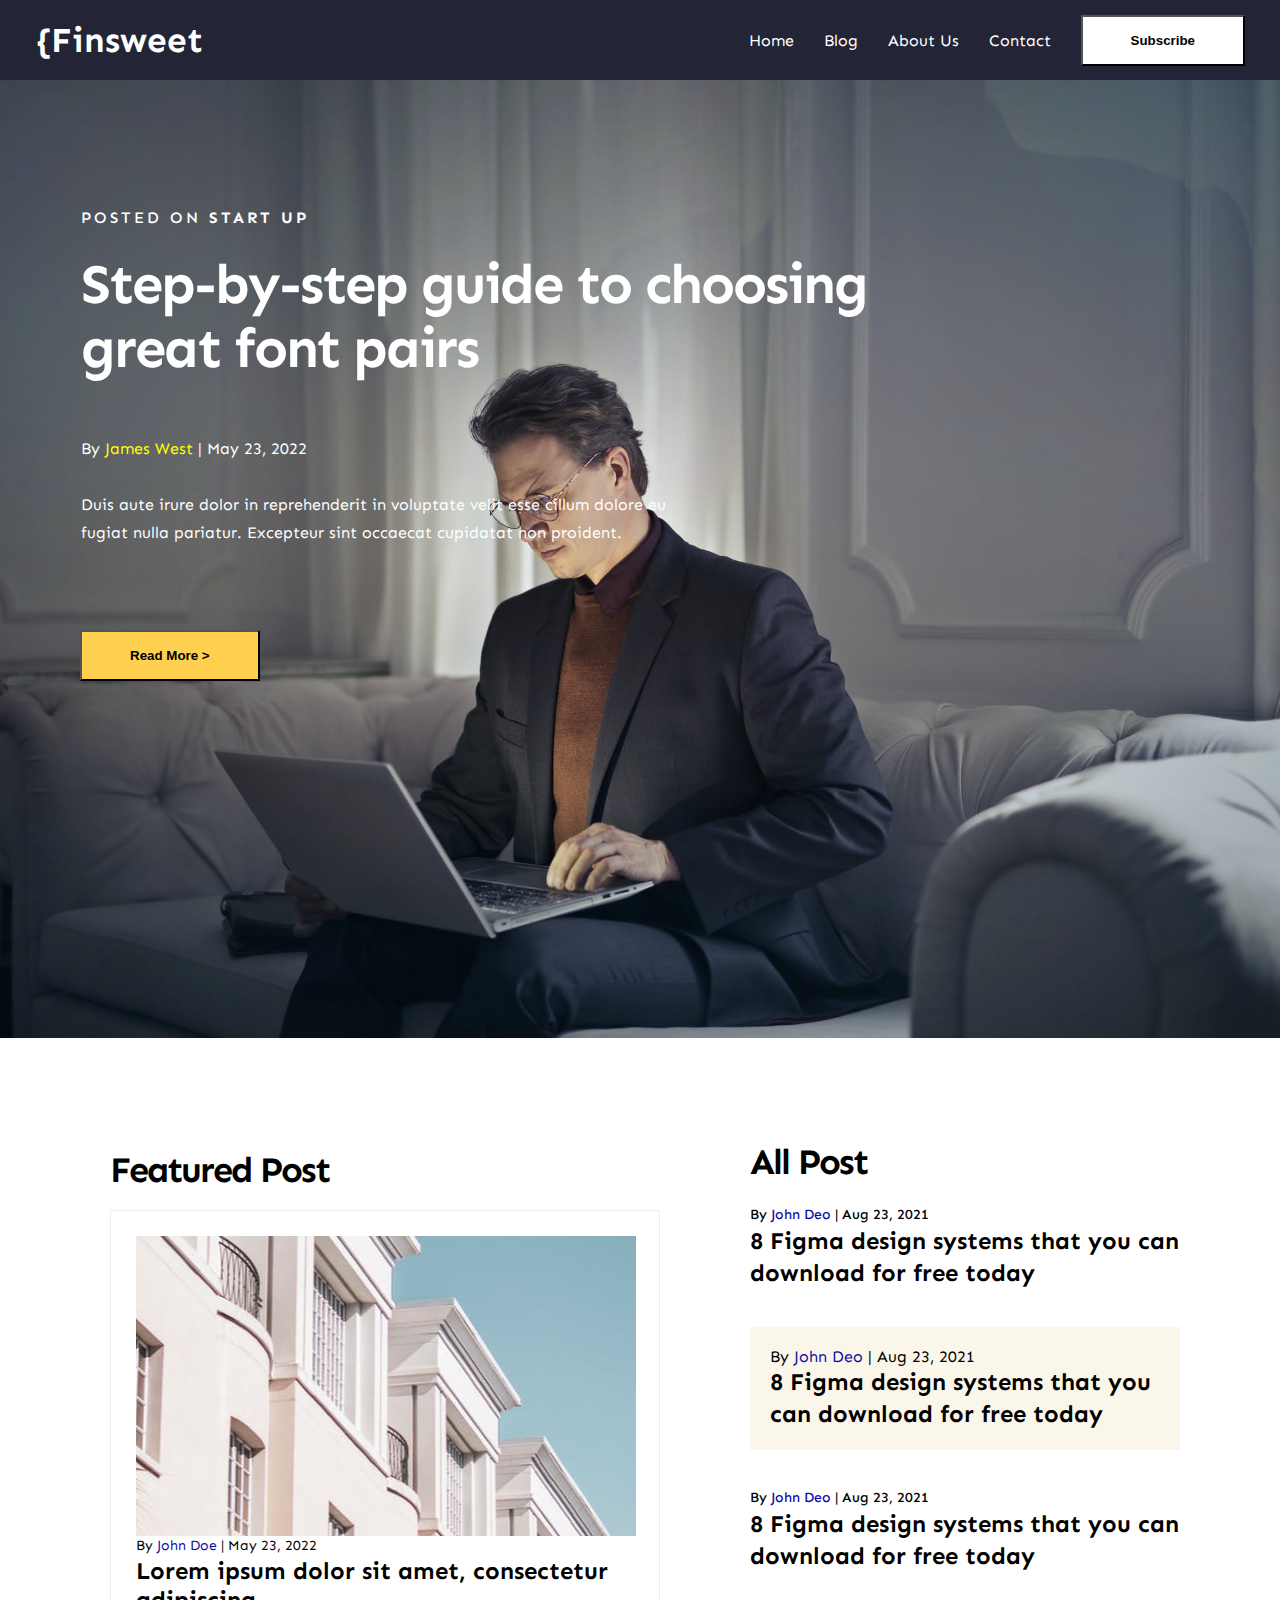
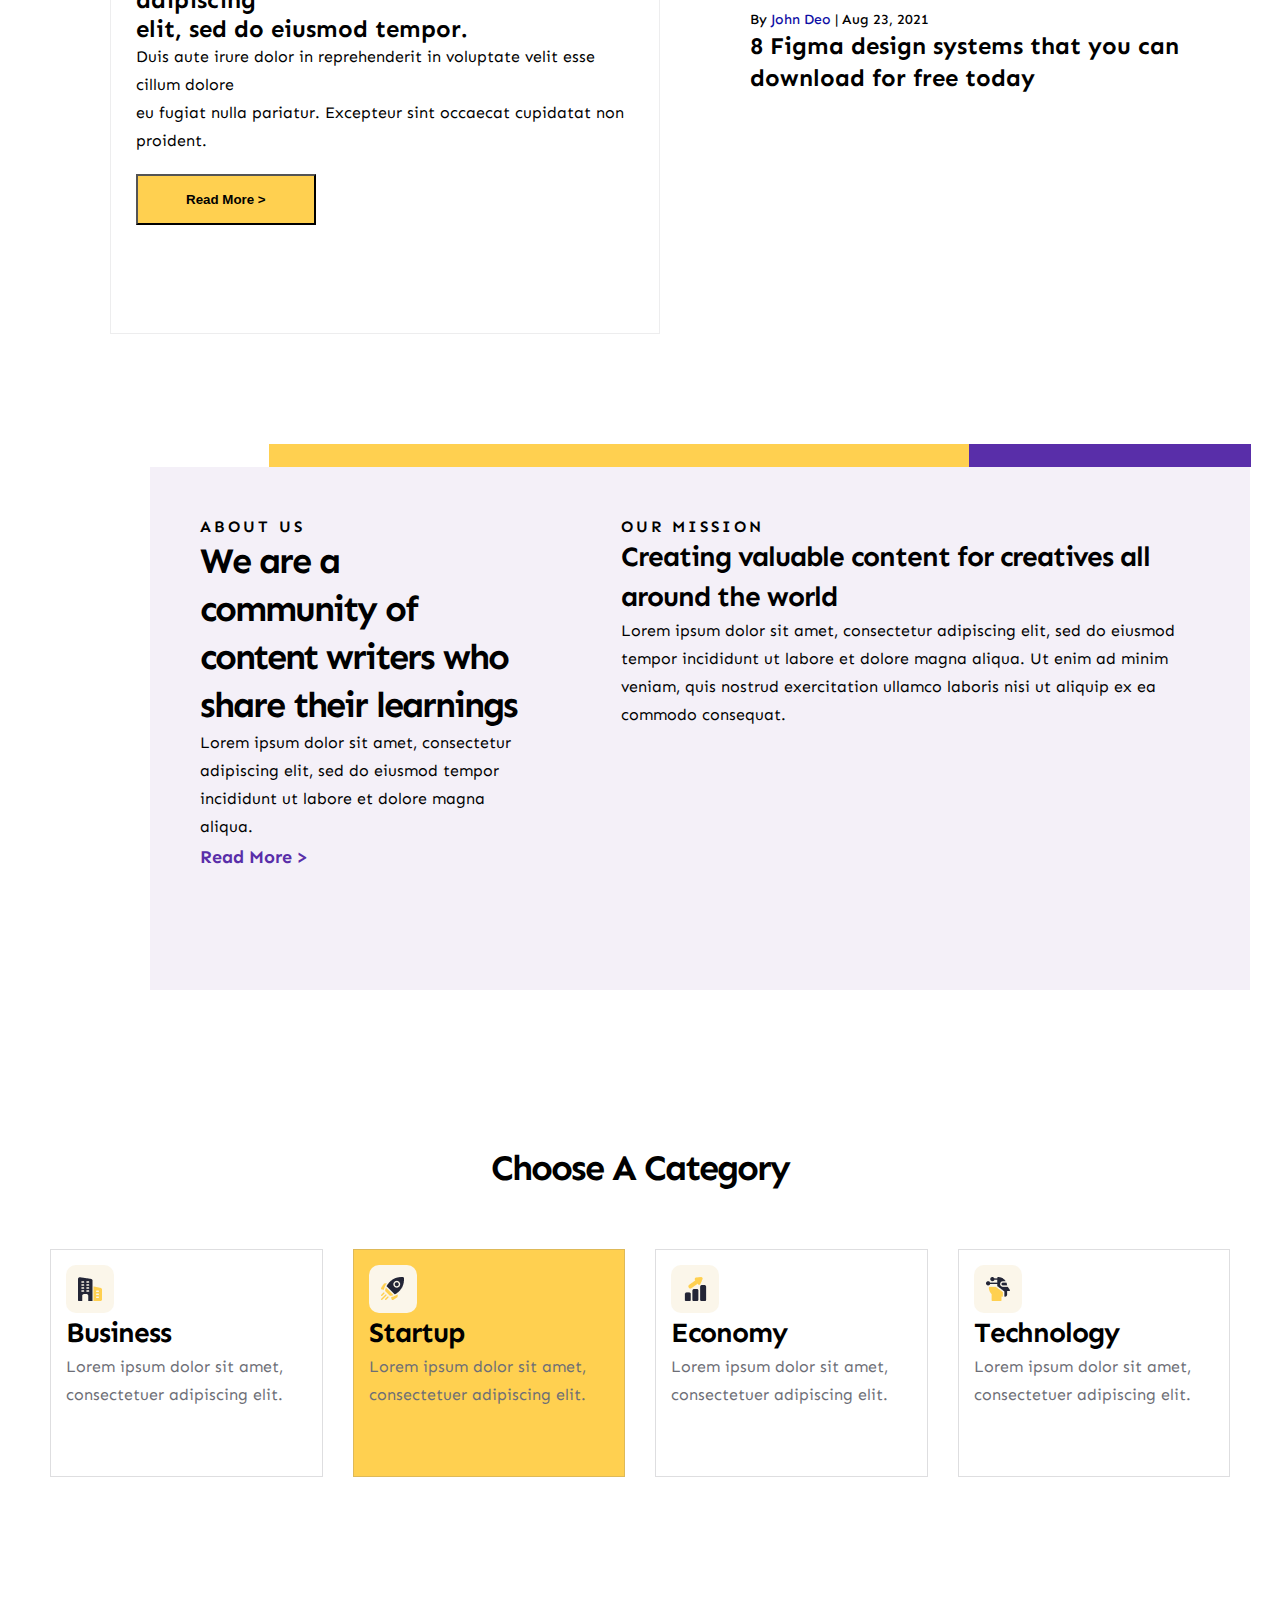
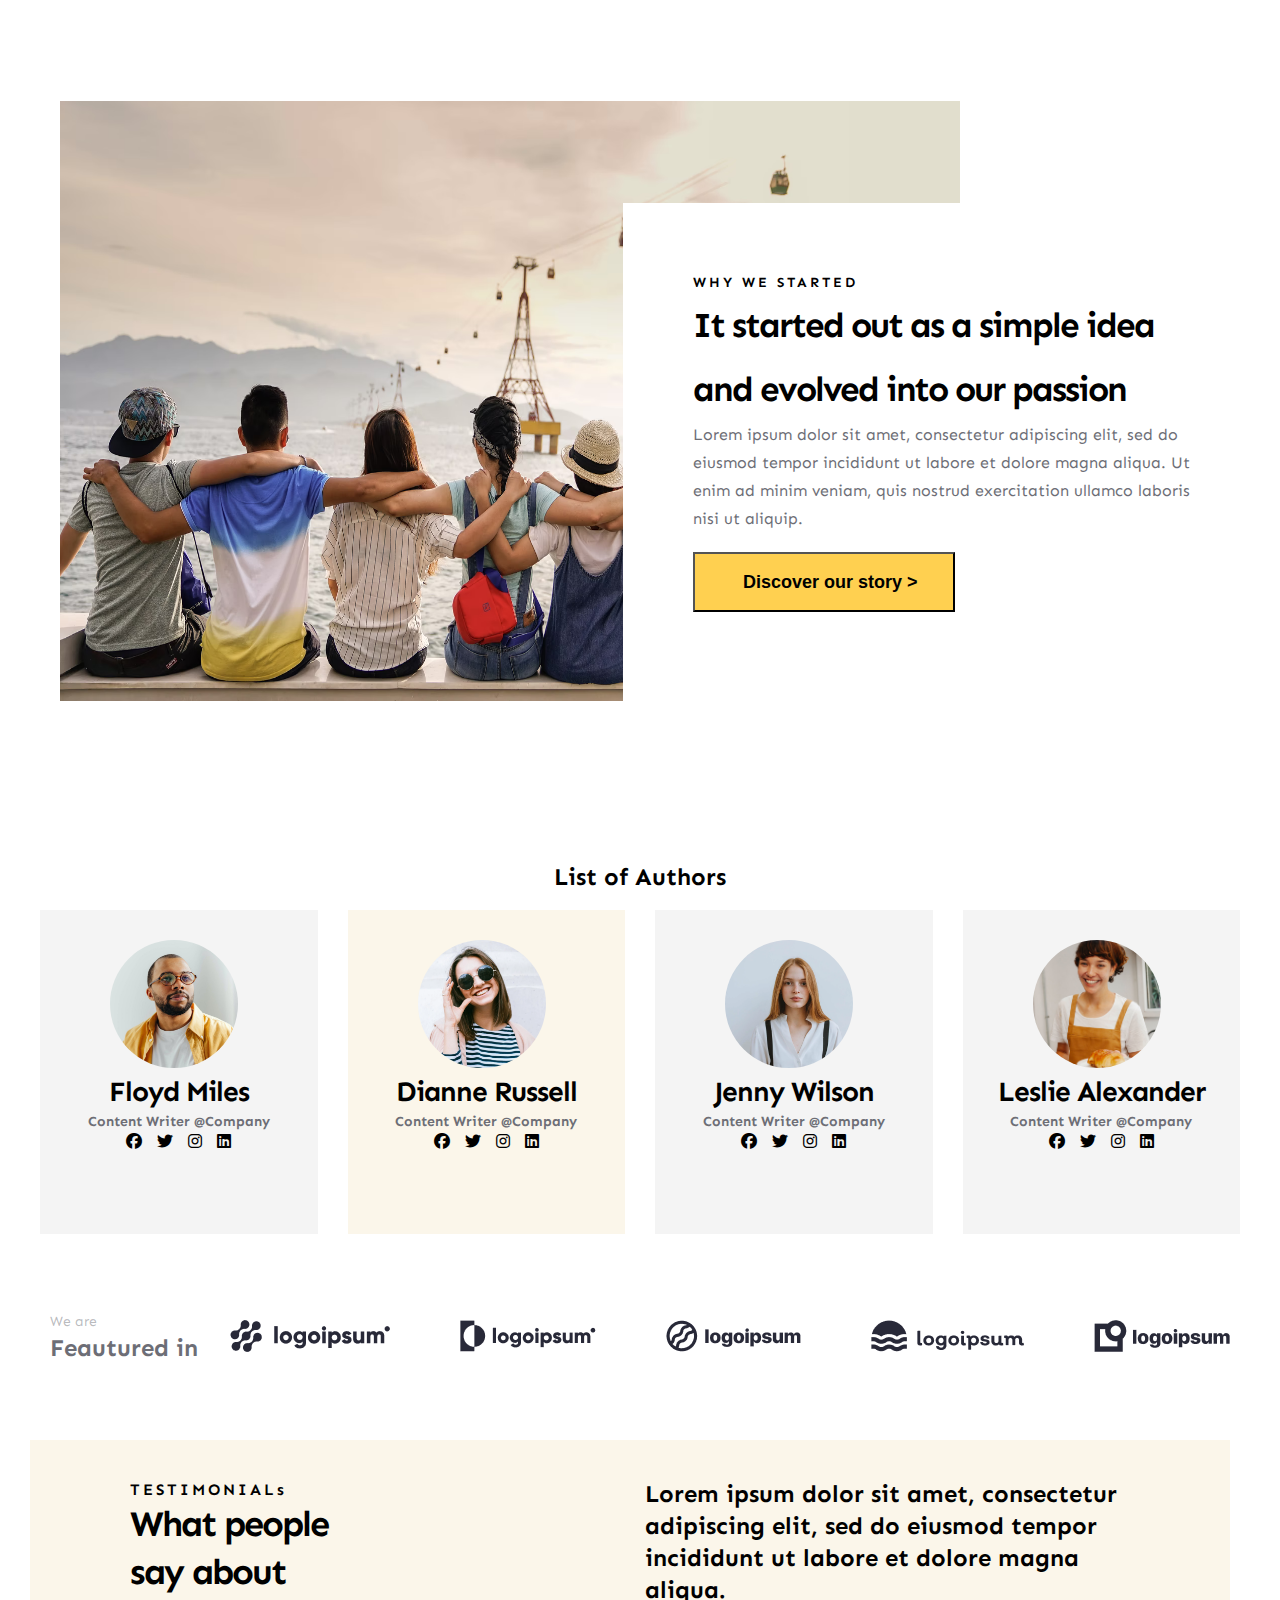
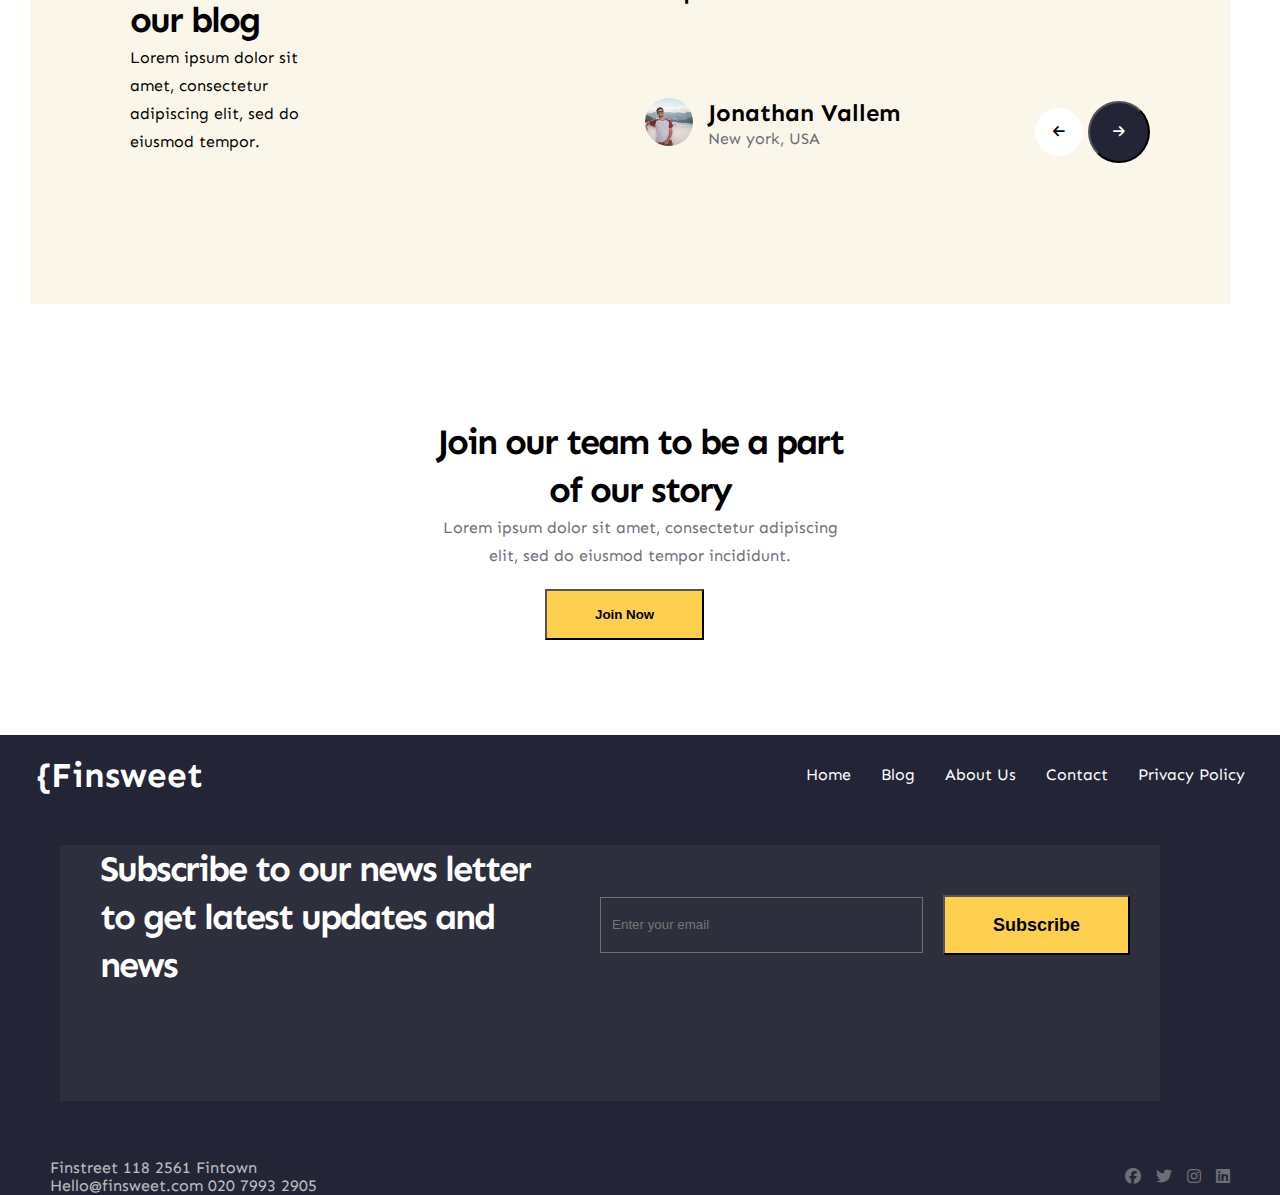
<file: index.html>
<!DOCTYPE html>
<html lang="en">

<head>
    <meta charset="UTF-8">
    <meta name="viewport" content="width=device-width, initial-scale=1.0">
    <title>Home</title>
    <link rel="stylesheet" href="./styleassignment6.css">
    <link rel="preconnect" href="https://fonts.googleapis.com">
    <link rel="preconnect" href="https://fonts.gstatic.com" crossorigin>
    <link href="https://fonts.googleapis.com/css2?family=Sen:wght@400..800&display=swap" rel="stylesheet">
    <link rel="stylesheet" href="https://cdnjs.cloudflare.com/ajax/libs/font-awesome/6.7.2/css/all.min.css"
        integrity="sha512-Evv84Mr4kqVGRNSgIGL/F/aIDqQb7xQ2vcrdIwxfjThSH8CSR7PBEakCr51Ck+w+/U6swU2Im1vVX0SVk9ABhg=="
        crossorigin="anonymous" referrerpolicy="no-referrer" />
<link rel="apple-touch-icon" sizes="180x180" href="logomain/apple-touch-icon.png">
<link rel="icon" type="image/png" sizes="32x32" href="logomain/favicon-32x32.png">
<link rel="icon" type="image/png" sizes="16x16" href="logomain/favicon-16x16.png">
<link rel="manifest" href="/logomain">
</head>

<body>
    <header>
        <nav class="up">
            <span><b>{Finsweet</b></span>
            <ul>
                <li><a href="./index.html">Home</a></li>
                <li><a href="./blog.html">Blog</a></li>
                <li><a href="./aboutus.html">About Us</a></li>
                <li><a href="./contact.html">Contact</a></li>
                <li><button class="b">Subscribe</button></li>
            </ul>
        </nav>
    </header>
    <main>
        <section class="first">
            <div class="one">
                <img src="./man.png" alt="man">
                <div class="text">
                    <h5>Posted on <b>start up</b></h5>
                    <h1>Step-by-step guide to choosing <br> great font pairs</h1>
                    <p>By <span> James West </span> | May 23, 2022 <br><br>
                        Duis aute irure dolor in reprehenderit in voluptate velit esse cillum dolore eu <br> fugiat
                        nulla pariatur. Excepteur sint occaecat cupidatat non proident.</p>
                    <button class="r"><a href="#"><b>Read More ></b></Read></a></button>
                </div>
            </div>
        </section>


        <section class="second">

            <div class="post">

                <div class="featured">
                    <h2>Featured Post</h2>
                    <br>
                    <div class="frame">
                        <div class="pic"></div>
                        <p>By <span>John Doe</span> | May 23, 2022</p>
                        <h2>Lorem ipsum dolor sit amet, consectetur adipiscing<br> elit, sed do eiusmod tempor.</h2>
                        <p style="font-size: 16px; font-weight: 400; line-height: 28px;">Duis aute irure dolor in
                            reprehenderit in voluptate velit esse cillum dolore<br> eu fugiat nulla pariatur. Excepteur
                            sint occaecat cupidatat non proident.</p>
                        <br>
                        <button class="read"><a href="#">Read More ></a></button>
                    </div>
                </div>


                <div class="all">
                    <h2>All Post</h2>
                    <br>
                    <div class="box1">
                        <P>By <span>John Deo</span> | Aug 23, 2021<br></P>
                        <h4>8 Figma design systems that you can download for free today</h4>
                    </div><br><br>
                    <div class="box">
                        <P>By <span>John Deo</span> | Aug 23, 2021<br></P>
                        <h4>8 Figma design systems that you can download for free today</h4>
                    </div><br><br>
                    <div class="box1">
                        <P>By <span>John Deo</span> | Aug 23, 2021<br></P>
                        <h4>8 Figma design systems that you can download for free today</h4>
                    </div><br><br>
                    <div class="box1">
                        <P>By <span>John Deo</span> | Aug 23, 2021<br></P>
                        <h4>8 Figma design systems that you can download for free today</h4>
                    </div>
                </div>
            </div>
        </section>

        <section class="third">
            <div class="everything">
                <div class="shape">
                    <div class="bckyellow">
                    </div>
                    <div class="bckpurple">
                    </div>
                </div>

                <div class="area">
                    <div class="about">
                        <h4> ABOUT US</h4>
                        <h2>We are a community of content writers who share their learnings</h2>
                        <p>Lorem ipsum dolor sit amet, consectetur adipiscing elit, sed do eiusmod tempor incididunt ut
                            labore et dolore magna aliqua.</p>
                        <a href="#"> Read More > </a>
                    </div>
                    <div class="mission">
                        <h4> OUR MISSION</h4>
                        <h2>Creating valuable content for creatives all around the world</h2>
                        <p>Lorem ipsum dolor sit amet, consectetur adipiscing elit, sed do eiusmod tempor incididunt ut
                            labore et dolore magna aliqua. Ut enim ad minim veniam, quis nostrud exercitation ullamco
                            laboris nisi ut aliquip ex ea commodo consequat.</p>
                    </div>
                </div>
            </div>
        </section>


        <br><br><br><br><br><br><br><br><br><br><br><br><br><br><br><br><br><br><br><br><br><br><br><br>
        <br>
        <section class="fourth">
            <br><br><br><br><br><br><br><br>
            <h2 style="text-align: center;">Choose A Category</h2><br><br><br>
            <div class="categories">
                <div class="Business">
                    <div class="icon"></div>
                    <h3>Business</h3>
                    <p>Lorem ipsum dolor sit amet, consectetuer adipiscing elit.</p>
                </div>
                <div class="Startup">
                    <div class="icon"></div>
                    <h3>Startup</h3>
                    <p>Lorem ipsum dolor sit amet, consectetuer adipiscing elit.</p>
                </div>
                <div class="Economy">
                    <div class="icon"></div>
                    <h3>Economy</h3>
                    <p>Lorem ipsum dolor sit amet, consectetuer adipiscing elit.</p>
                </div>
                <div class="Technology">
                    <div class="icon"></div>
                    <h3>Technology</h3>
                    <p>Lorem ipsum dolor sit amet, consectetuer adipiscing elit.</p>
                </div>
            </div>
        </section>

        <br><br><br><br><br><br>

        <section class="fifth">


            <div class="f">
                <img src="./ppl.png">
                <div class="started">
                    <div class="content">
                        <h5>WHY WE STARTED</h5>
                        <h1>It started out as a simple idea and evolved into our passion</h1>
                        <p>Lorem ipsum dolor sit amet, consectetur adipiscing elit, sed do eiusmod tempor incididunt ut
                            labore et dolore magna aliqua. Ut enim ad minim veniam, quis nostrud exercitation ullamco
                            laboris nisi ut aliquip.</p>
                        <br>
                        <button class="discover"><a href="#">Discover our story > </a></button>
                    </div>
                </div>
            </div>


        </section>

        <br><br><br>
        <section class="sixth">
            <div class="e">
                <h2 style="text-align: center;">List of Authors</h2><br>
                <div class="allauthors">
                    <div class="author1">

                        <img src="./author1.png">
                        <h3>Floyd Miles</h3>
                        <p>Content Writer @Company</p>
                        <div class="socials">
                            <a href="#"><i class="fa-brands fa-facebook"></i></a>
                            <a href="#"><i class="fa-brands fa-twitter"></i></a>
                            <a href="#"><i class="fa-brands fa-instagram"></i></a>
                            <a href="#"><i class="fa-brands fa-linkedin"></i></a>
                        </div>
                    </div>



                    <div style="background-color:rgba(251, 246, 234, 1);" class="author1">
                        <img src="./author2.png">
                        <h3>Dianne Russell</h3>
                        <p>Content Writer @Company</p>
                        <div class="socials">
                            <a href="#"><i class="fa-brands fa-facebook"></i></a>
                            <a href="#"><i class="fa-brands fa-twitter"></i></a>
                            <a href="#"><i class="fa-brands fa-instagram"></i></a>
                            <a href="#"><i class="fa-brands fa-linkedin"></i></a>
                        </div>
                    </div>



                    <div class="author1">
                        <img src="./author3.png">
                        <h3>Jenny Wilson</h3>
                        <p>Content Writer @Company</p>
                        <div class="socials">
                            <a href="#"><i class="fa-brands fa-facebook"></i></a>
                            <a href="#"><i class="fa-brands fa-twitter"></i></a>
                            <a href="#"><i class="fa-brands fa-instagram"></i></a>
                            <a href="#"><i class="fa-brands fa-linkedin"></i></a>
                        </div>
                    </div>




                    <div class="author1">
                        <img src="./author4.png">
                        <h3>Leslie Alexander</h3>
                        <p>Content Writer @Company</p>
                        <div class="socials">
                            <a href="#"><i class="fa-brands fa-facebook"></i></a>
                            <a href="#"><i class="fa-brands fa-twitter"></i></a>
                            <a href="#"><i class="fa-brands fa-instagram"></i></a>
                            <a href="#"><i class="fa-brands fa-linkedin"></i></a>
                        </div>
                    </div>

                </div>


            </div>






        </section>
        <br><br>

        <div class="feauturedin">
            <div class="weare">
                <p>We are</p>
                <span>Feautured in</span>
            </div>
            <div class="logos">
                <ul>
                    <li> <img src="./Logo 1.png"></li>
                    <li><img src="./Logo 2.png"></li>
                    <li><img src="./Logo 3.png"></li>
                    <li><img src="./Logo 4.png"></li>
                    <li><img src="./Logo 5.png"></li>
                </ul>

            </div>
        </div>


        <br><br><br><br>
        <section class="seventh">
            <div class="testimonials">
                <div class="left">
                    <span>TESTIMONIALs</span>
                    <h2>What people say about our blog</h2>
                    <p>Lorem ipsum dolor sit amet, consectetur adipiscing elit, sed do eiusmod tempor.</p>
                </div>

                <div class="right">
                    <br><br>
                    <h4>Lorem ipsum dolor sit amet, consectetur adipiscing elit, sed do eiusmod tempor incididunt ut
                        labore et dolore magna aliqua.</h4>
                    <br><br><br><br>
                    <div class="under">
                        <div class="customer">
                            <img src="./gg.png">
                            <div class="cusinfo">
                                <h4>Jonathan Vallem</h4>
                                <span>New york, USA</span>
                            </div>
                        </div>
                        <div class="buttons">
                            <br>
                            <button class="back"><i class="fa-solid fa-arrow-left"></i></button>
                            <button class="next"><i class="fa-solid fa-arrow-right"></i></button>
                        </div>
                    </div>
                </div>
            </div>
        </section>

        <br><br><br><br><br><br>
        <section class="eight">
            <div class="team">
                <h2 style="text-align: center;">Join our team to be a part <br>of our story</h2>
                <p style="text-align: center;">Lorem ipsum dolor sit amet, consectetur adipiscing <br> elit, sed do
                    eiusmod tempor incididunt.</p>
                <br>
                <button class="join">Join Now</button>
            </div>
        </section>


    </main>

    <br><br><br><br><br>

    <footer>


        <div class="up">
            <span><b>{Finsweet</b></span>
            <ul>
                <li><a href="./index.html">Home</a></li>
                <li><a href="./blog.html">Blog</a></li>
                <li><a href="./aboutus.html">About Us</a></li>
                <li><a href="./contact.html">Contact</a></li>
                <li><a href=""> Privacy Policy</a></li>
            </ul>
        </div>

        <div class="newsbox">

            <div class="updates">
                <h2>Subscribe to our news letter to get latest updates and news</h2>
            </div>

            <div class="enteremail">
                <input type="email" name="" id="email" placeholder="   Enter your email">
                <button class="now">Subscribe</button>
            </div>

        </div>

        <br><br><br>

        <div class="down">
            <div class="contact">
                <span> Finstreet 118 2561 Fintown </span>
                <p> Hello@finsweet.com 020 7993 2905 </p>
            </div>

            <div class="smh">
                <a href="#"><i class="fa-brands fa-facebook"></i></a>
                <a href="#"><i class="fa-brands fa-twitter"></i></a>
                <a href="#"><i class="fa-brands fa-instagram"></i></a>
                <a href="#"><i class="fa-brands fa-linkedin"></i></a>
            </div>
        </div>



    </footer>

</body>

</html>
</file>
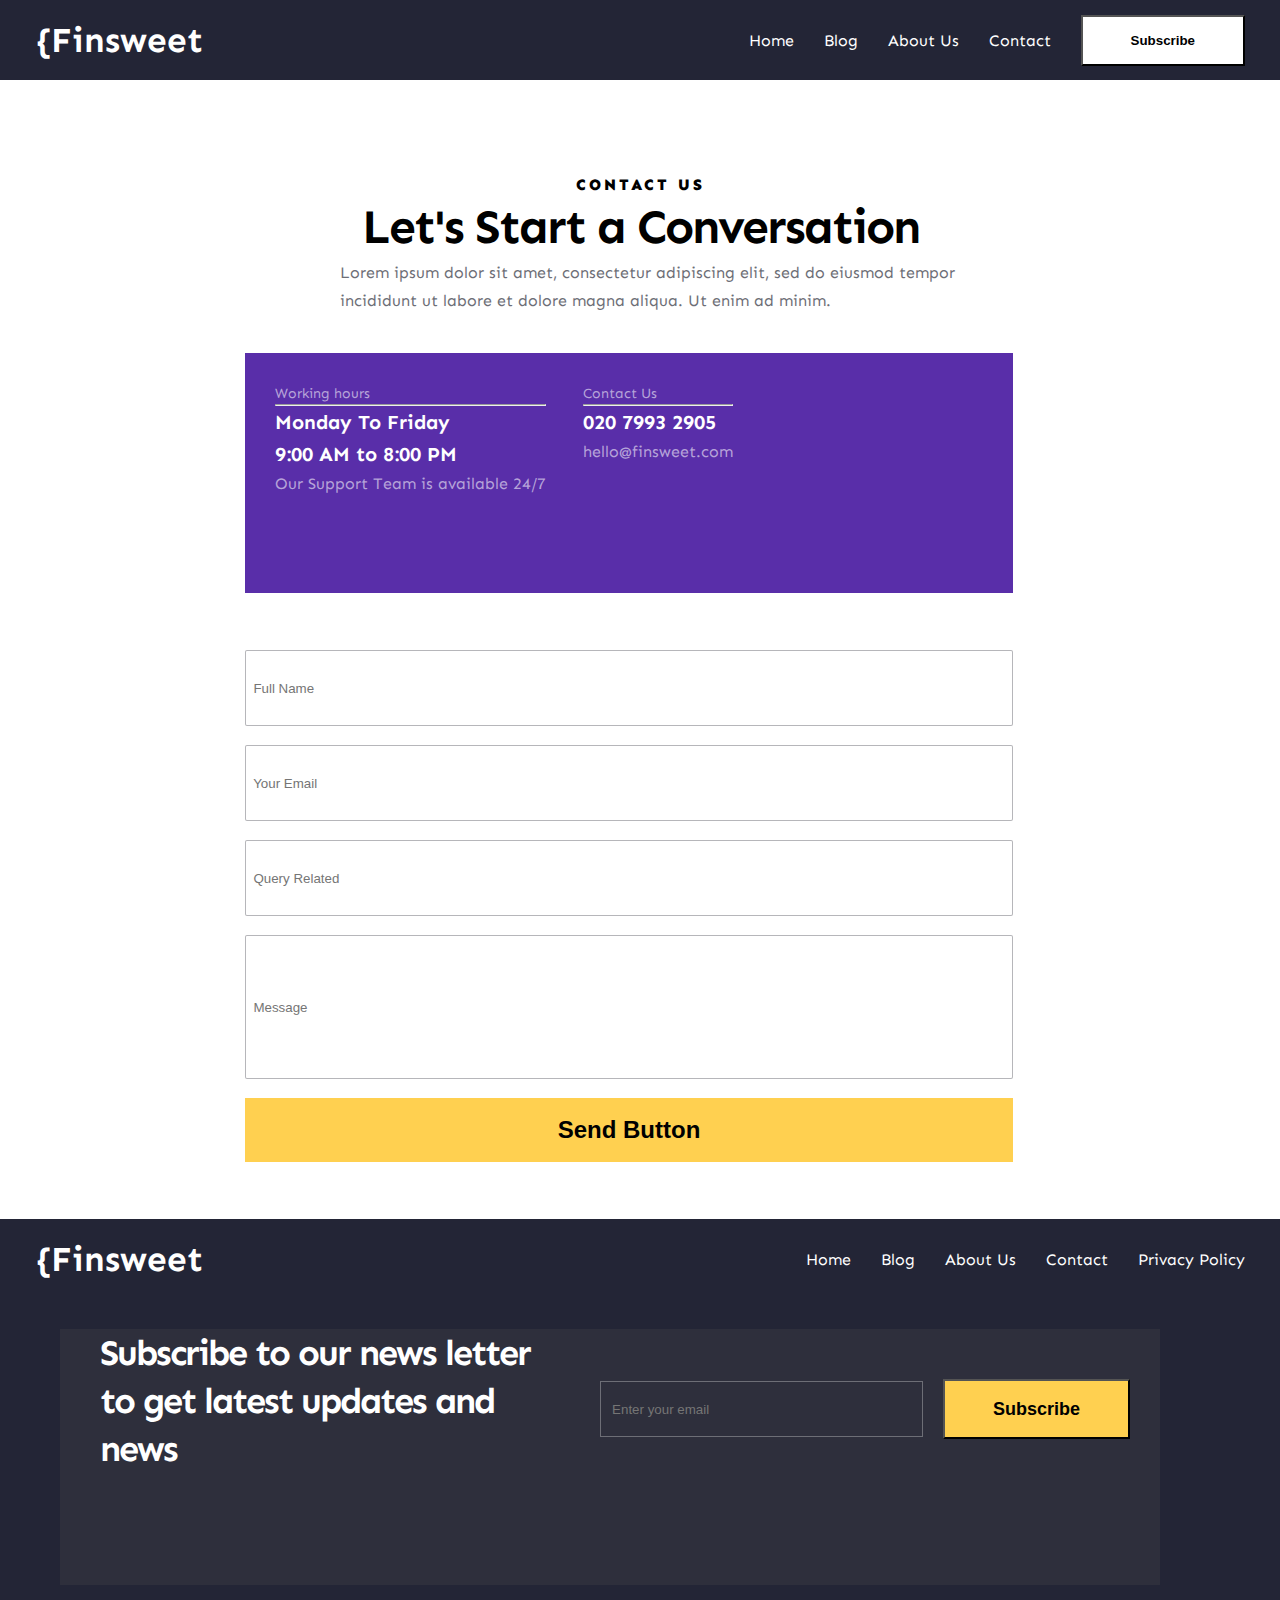
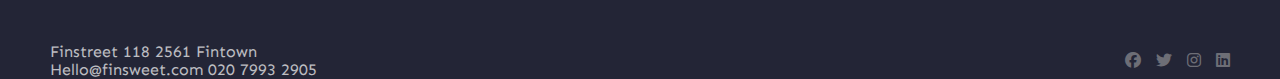
<file: contact.html>
<!DOCTYPE html>
<html lang="en">

<head>
    <meta charset="UTF-8">
    <meta name="viewport" content="width=device-width, initial-scale=1.0">
    <title>Document</title>
    <link rel="stylesheet" href="./contact.css">
    <link rel="preconnect" href="https://fonts.googleapis.com">
    <link rel="preconnect" href="https://fonts.gstatic.com" crossorigin>
    <link href="https://fonts.googleapis.com/css2?family=Sen:wght@400..800&display=swap" rel="stylesheet">
    <link rel="stylesheet" href="https://cdnjs.cloudflare.com/ajax/libs/font-awesome/6.7.2/css/all.min.css"
        integrity="sha512-Evv84Mr4kqVGRNSgIGL/F/aIDqQb7xQ2vcrdIwxfjThSH8CSR7PBEakCr51Ck+w+/U6swU2Im1vVX0SVk9ABhg=="
        crossorigin="anonymous" referrerpolicy="no-referrer" />
</head>

<body>
    <header>
        <nav class="up">
            <span><b>{Finsweet</b></span>
            <ul>
                <li><a href="./index.html">Home</a></li>
                <li><a href="./blog.html">Blog</a></li>
                <li><a href="./aboutus.html">About Us</a></li>
                <li><a href="./contact.html">Contact</a></li>
                <li><button class="b">Subscribe</button></li>
            </ul>
        </nav>
    </header>

    <main>
        <br><br><br><br><br>
        <div class="words">
            <span>Contact us</span>
            <h1>Let's Start a Conversation</h1>
            <P>Lorem ipsum dolor sit amet, consectetur adipiscing elit, sed do eiusmod tempor incididunt ut labore et
                dolore magna aliqua. Ut enim ad minim.</P>
        </div>
        <br><br>
        <div class="contactbox">
            <div class="workinghours">
                <span> Working hours </span>
                <br>
                <hr>
                <h5>Monday To Friday <br>
                    9:00 AM to 8:00 PM</h5>
                <p>Our Support Team is available 24/7</p>
            </div>

            <div class="contactus">
                <span> Contact Us </span>
                <br>
                <hr>
                <h5>020 7993 2905</h5>
                <p>hello@finsweet.com</p>
            </div>
        </div>
        <br> <br> <br>
        <form class="fillform">
            <div>
                <input name="" id="name" placeholder="  Full Name">
            </div>
            <br>

            <div>
                <input name="" id="mail" placeholder="  Your Email">
            </div>
            <br>
            <div>
                <input name="" id="Query" placeholder="  Query Related">
            </div>
            <br>
            <div>
                <input name="" id="msg" placeholder="  Message">
            </div>
            <br>
            <button class="send">Send Button</button>
        </form>
        <br><br><br>
    </main>

    <footer>


        <div class="up">
            <span><b>{Finsweet</b></span>
            <ul>
                <li><a href="./index.html">Home</a></li>
                <li><a href="./blog.html">Blog</a></li>
                <li><a href="./aboutus.html">About Us</a></li>
                <li><a href="./contact.html">Contact</a></li>
                <li><a href="#"> Privacy Policy</a></li>
            </ul>
        </div>

        <div class="newsbox">

            <div class="updates">
                <h2>Subscribe to our news letter to get latest updates and news</h2>
            </div>

            <div class="enteremail">
                <input type="email" name="" id="email" placeholder="   Enter your email">
                <button class="now">Subscribe</button>
            </div>

        </div>

        <br><br><br>

        <div class="down">
            <div class="contact">
                <span> Finstreet 118 2561 Fintown </span>
                <p> Hello@finsweet.com 020 7993 2905 </p>
            </div>

            <div class="smh">
                <a href="#"><i class="fa-brands fa-facebook"></i></a>
                <a href="#"><i class="fa-brands fa-twitter"></i></a>
                <a href="#"><i class="fa-brands fa-instagram"></i></a>
                <a href="#"><i class="fa-brands fa-linkedin"></i></a>
            </div>
        </div>
    </footer>
    </main>
</body>

</html>
</file>
<file: styleassignment6.css>
* {
    margin: 0;
    padding: 0;
    box-sizing: border-box;
}

body {
    font-family: "Sen", sans-serif;
}


.up {
    display: flex;
    align-items: center;
    justify-content: space-between;
    background-color: rgba(35, 37, 54, 1);
    padding-left: 35px;
    padding-right: 35px;
    height: 80px;

}

.up>span {
    color: rgba(255, 255, 255, 1);
    font-size: 35px;
    Top: 25px;
    left: 83px;
}

.up>ul {
    display: flex;
    list-style: none;
    gap: 30px;
    align-items: center;
    color: rgba(255, 255, 255, 1);
}

.up>ul>li>a {
    text-decoration: none;
    color: white;
}

.b {
    height: Hug (56px);
    width: Hug (179px);
    padding-top: 16px;
    padding-right: 48px;
    padding-left: 48px;
    padding-bottom: 16px;
    background-color: rgba(255, 255, 255, 1);
    color: black;
    font-weight: 700;
}

.first>.one>img {
    width: 100%;
    height: 50%;
    display: block;
    transform: scaleX(-1);
    position: relative;
}

.one>.text>h5 {
    position: absolute;
    top: 208px;
    left: 81px;
    color: rgba(255, 255, 255, 1);
    font-size: 16px;
    letter-spacing: 3px;
    text-transform: uppercase;
    font-weight: 500;
    line-height: 20px;
}

.one>.text>h1 {
    position: absolute;
    top: 252px;
    left: 81px;
    font-size: 56px;
    font-weight: 700;
    line-height: 64px;
    letter-spacing: -2px;
    color: rgba(255, 255, 255, 1);
}

.one>.text>p {
    position: absolute;
    top: 435px;
    left: 81px;
    font-size: 16px;
    font-weight: 400;
    line-height: 28px;
    color: rgba(255, 255, 255, 1);
}

.one>.text>p>span {
    color: yellow;
}

.r {
    position: absolute;
    top: 630px;
    left: 80px;
    width: Hug (205);
    height: Hug (56);
    padding-top: 16px;
    padding-right: 48px;
    padding-left: 48px;
    padding-bottom: 16px;
    background-color: rgba(255, 208, 80, 1);
    gap: 12px;
}

.text>.r>a {
    text-decoration: none;
    color: black;
    font-weight: 700px;
}

.post>.featured>h2 {
    font-weight: 700;
    font-size: 36px;
    letter-spacing: -2px;
}

.featured>.frame>.pic {
    background-image: url("./p.png");
    height: 300px;
    width: 500px;
    background-position: center;
    background-repeat: no-repeat;
}

.second {
    padding: 60px;
}

.featured>.frame>p {
    font-size: 14px;
    font-weight: 500px;
    line-height: 20px;
    letter-spacing: 0;
}

.featured>.frame>p>span {
    color: rgb(14, 14, 164);
}

.read {
    width: Hug (205);
    height: Hug (56);
    padding-top: 16px;
    padding-right: 48px;
    padding-left: 48px;
    padding-bottom: 16px;
    background-color: rgba(255, 208, 80, 1);

}

.featured>.frame>.read>a {
    text-decoration: none;
    color: black;
    font-weight: 700;
}

.all>h2 {
    font-size: 36px;
    font-weight: 700;
    line-height: 48px;
    letter-spacing: -2px;
}

.frame {
    border: 1px solid rgba(109, 110, 118, 0.126);
    padding: 25px;
    width: 550px;
    height: 724px;
}



.all>.box1>h4 {
    font-size: 24px;
    line-height: 32px;
    letter-spacing: 0px;
    font-weight: 700;
}

.all>.box1>p {
    font-size: 14px;
    line-height: 20px;
    letter-spacing: 0px;
    font-weight: 500;
}

.all>.box>h4 {
    font-size: 24px;
    line-height: 32px;
    letter-spacing: 0px;
    font-weight: 700;
}

.all>.box1>p>span {
    color: rgb(14, 14, 164);
}


.all>.box>p>span {
    color: rgb(14, 14, 164);
}

.all>.box {
    background-color: rgba(251, 246, 234, 1);
    padding: 20px;
}

.post {
    display: flex;
    align-items: start;
    justify-content: space-between;
}

.featured {
    margin: 50px;
}

.all {
    display: flex;
    flex-direction: column;
    margin: 40px;
}

.bckyellow {
    width: 700px;
    height: 23px;
    background-color: rgba(255, 208, 80, 1);

}

.bckpurple {
    width: 282px;
    height: 23px;
    background-color: rgba(89, 46, 169, 1);
    margin-right: 20px;
}



.everything>.area {
    width: 1100px;
    height: 523px;
    background-color: rgba(244, 240, 248, 1);
    position: absolute;
    right: 30px;
}

.everything>.shape {
    display: flex;
    align-items: center;
    justify-content: end;
    position: relative;
    margin-right: 9px;
}

.everything {
    margin: 0 auto;
}

.area>.about>h4 {
    font-size: 16px;
    font-weight: 600;
    line-height: 20px;
    letter-spacing: 3px;
}

.area>.about>h2 {
    font-size: 36px;
    line-height: 48px;
    letter-spacing: -2px;
    font-weight: 700;
}

.area>.about>p {
    font-weight: 400;
    font-size: 16px;
    line-height: 28px;
    letter-spacing: 0px;
}



.area>.mission>h4 {
    font-size: 16px;
    font-weight: 600;
    line-height: 20px;
    letter-spacing: 3px;
}

.area>.mission>h2 {
    font-size: 28px;
    line-height: 40px;
    letter-spacing: -1px;
    font-weight: 700;
}

.area>.mission>p {
    font-weight: 400;
    font-size: 16px;
    line-height: 28px;
    letter-spacing: 0px;

}


.area {
    display: flex;
    align-items: start;
    justify-content: space-between;
}

.mission {
    margin: 50px;
}

.about {
    margin: 50px;
}

.area>.about>a {
    font-weight: 700;
    font-size: 18px;
    line-height: 32px;
    letter-spacing: 0px;
    text-decoration: none;
    color: rgba(89, 46, 169, 1);
}

.fourth>h2 {
    font-weight: 700;
    font-size: 36px;
    line-height: 48px;
    letter-spacing: -2px;
}

.categories>.Business {
    width: 296px;
    height: 228px;
    border: 1px solid rgba(109, 110, 118, 0.226);
    padding: 15px;
}

.categories>.Startup {
    width: 296px;
    height: 228px;
    border: 1px solid rgba(109, 110, 118, 0.226);
    background-color: rgba(255, 208, 80, 1);
    padding: 15px;
}


.categories>.Economy {
    width: 296px;
    height: 228px;
    border: 1px solid rgba(109, 110, 118, 0.226);
    padding: 15px;
}


.categories>.Technology {
    width: 296px;
    height: 228px;
    border: 1px solid rgba(109, 110, 118, 0.226);
    padding: 15px;
}


.categories>.Business>h3 {
    font-weight: 700;
    font-size: 28px;
    line-height: 40px;
    letter-spacing: -1px;
}

.categories>.Business>p {
    font-weight: 400;
    size: 16px;
    line-height: 28px;
    letter-spacing: 0;
    color: rgb(109, 110, 118);
}

.categories>.Startup>h3 {
    font-weight: 700;
    font-size: 28px;
    line-height: 40px;
    letter-spacing: -1px;
}

.categories>.Startup>p {
    font-weight: 400;
    size: 16px;
    line-height: 28px;
    letter-spacing: 0;
    color: rgb(109, 110, 118);
}

.categories>.Economy>h3 {
    font-weight: 700;
    font-size: 28px;
    line-height: 40px;
    letter-spacing: -1px;
}

.categories>.Economy>p {
    font-weight: 400;
    size: 16px;
    line-height: 28px;
    letter-spacing: 0;
    color: rgb(109, 110, 118);
}

.categories>.Technology>h3 {
    font-weight: 700;
    font-size: 28px;
    line-height: 40px;
    letter-spacing: -1px;
}

.categories>.Technology>p {
    font-weight: 400;
    size: 16px;
    line-height: 28px;
    letter-spacing: 0;
    color: rgb(109, 110, 118);
}

.categories {
    display: flex;
    align-items: center;
    gap: 30px;
}

.Business>.icon {
    height: 48px;
    width: 48px;
    background-color: rgba(251, 246, 234, 1);
    border-radius: 10px;
    background-image: url("./Icon.png");
    background-position: center;
}

.Startup>.icon {
    height: 48px;
    width: 48px;
    background-color: rgba(251, 246, 234, 1);
    border-radius: 10px;
    background-image: url("./shuttle.png");
    background-repeat: no-repeat;
    background-position: center;
}

.Economy>.icon {
    height: 48px;
    width: 48px;
    background-color: rgba(251, 246, 234, 1);
    border-radius: 10px;
    background-image: url("./economy.png");
    background-repeat: no-repeat;
    background-position: center;
}


.Technology>.icon {
    height: 48px;
    width: 48px;
    background-color: rgba(251, 246, 234, 1);
    border-radius: 10px;
    background-image: url("./cyborg.png");
    background-repeat: no-repeat;
    background-position: center;
}

.fourth {
    padding: 50px;
}


.f>img {
    width: 900px;
    height: 600px;

}

.f>.started {
    width: 590px;
    height: 500px;
    position: absolute;
    background-color: rgba(255, 255, 255, 1);
    bottom: 2px;
    right: 7px;
}

.fifth {
    padding: 60px;
}

.f {
    position: relative;
}

.content {
    margin-left: 70px;
    margin-top: 70px;
}

.content>h5 {
    font-weight: 600;
    font-size: 14px;
    line-height: 20px;
    letter-spacing: 3px;
}

.content>h1 {
    font-weight: 700;
    font-size: 35px;
    line-height: 64px;
    letter-spacing: -2px;
}

.content>p {
    font-weight: 400;
    size: 14px;
    line-height: 28px;
    letter-spacing: 0;
    color: rgb(109, 110, 118);
}

.discover {
    width: Hug (270px);
    height: Hug (56px);
    background-color: rgba(255, 208, 80, 1);
    padding-top: 16px;
    padding-right: 35px;
    padding-left: 48px;
    padding-bottom: 16px;

}

.discover>a {
    text-decoration: none;
    color: black;
    font-weight: 700;
    font-size: 18px;
    line-height: 24px;
    letter-spacing: 0px;
}

.sixth {
    padding: 40px;
}


.allauthors>.author1 {
    width: 296px;
    height: 324px;
    background-color: rgba(244, 244, 244, 1);

}


.author1>img {
    height: 128px;
    width: 128px;
    border-radius: 100%;
    object-fit: cover;
    margin-left: 70px;
    margin-top: 30px;
}

.author1>h3 {
    font-weight: 700;
    font-size: 28px;
    line-height: 40px;
    letter-spacing: -1px;
    text-align: center;
}

.author1>p {
    font-weight: 700;
    font-size: 14px;
    line-height: 20px;
    letter-spacing: 0px;
    color: rgba(109, 110, 118, 1);
    text-align: center;
}


.allauthors {
    display: flex;
    align-items: center;
    gap: 30px;
}

.author1>.socials {
    display: flex;
    justify-content: center;
    gap: 15px;
}

.socials>a {
    color: black;
}

.weare>p {
    font-weight: 400;
    font-size: 14px;
    line-height: 20px;
    letter-spacing: 0px;
    color: rgba(109, 110, 118, 0.479);
}

.weare>span {
    font-weight: 700;
    font-size: 24px;
    line-height: 32px;
    letter-spacing: 0;
    color: rgba(109, 110, 118, 1);

}

.logos>ul {

    display: flex;
    list-style: none;
    gap: 70px;
}

.feauturedin {
    display: flex;
    align-items: center;
    justify-content: space-between;
    margin-left: 50px;
    margin-right: 50px;
}

.testimonials {
    width: 1200px;
    height: 464px;
    background-color: rgba(251, 246, 234, 1);
    display: flex;
    align-items: start;
    justify-content: space space-between;
    margin-left: 30px;
    margin-right: 30px;
}

.under {
    display: flex;
    justify-content: space-between;
    gap: 30px;

}

.cusinfo>h4 {
    font-weight: 700;
    font-size: 24px;
    line-height: 32px;
    letter-spacing: 0px;
}



.cusinfo>span {
    font-weight: 400;
    font-size: 16px;
    letter-spacing: 0;
    color: rgba(109, 110, 118, 1);
}

.right {
    margin-left: 300px;
    margin-right: 80px;
}

.left {
    margin-left: 100px;
    margin-top: 40px;

}

.left>span {
    font-weight: 600;
    font-size: 16px;
    line-height: 20px;
    letter-spacing: 3px;

}

.left>h2 {
    font-weight: 700;
    font-size: 36px;
    line-height: 48px;
    letter-spacing: -2px;
}

.left>p {
    font-weight: 400;
    font-size: 16px;
    line-height: 28px;
    letter-spacing: 0px;
}

.right>h4 {
    font-weight: 700;
    font-size: 24px;
    line-height: 32px;
    letter-spacing: 0;
}

.back {
    border-radius: 100%;
    background-color: white;
    color: black;
    width: 48px;
    height: 48px;
    border: 1px white;
}

.next {
    border-radius: 100%;
    background-color: rgba(35, 37, 54, 1);
    color: white;
    width: 62px;
    height: 62px;
}

.customer {
    display: flex;
    align-items: center;
    gap: 15px;
}

.customer>img {
    width: 48px;
    height: 48px;
    border-radius: 100%;
    object-fit: cover;
}

.team>h2 {
    font-weight: 700;
    font-size: 36px;
    line-height: 48px;
    letter-spacing: -2px;
}

.team>p {
    font-weight: 400;
    font-size: 16px;
    line-height: 28px;
    letter-spacing: 0;
    color: rgba(109, 110, 118, 1);
}

.join {
    background-color: rgba(255, 208, 80, 1);
    font-weight: 700;
    width: Hug (174);
    height: Hug (56px);
    padding-top: 16px;
    padding-right: 48px;
    padding-left: 48px;
    padding-bottom: 16px;
    display: flex;
    margin-left: 545px;
}


footer {
    background-color: rgba(35, 37, 54, 1);
}

.updates>h2 {
    font-weight: 700;
    font-size: 36px;
    line-height: 48px;
    letter-spacing: -2px;
    color: rgba(255, 255, 255, 1);
}

#email {
    border: 1px solid rgba(109, 110, 118, 1);
    color: rgba(109, 110, 118, 1);
    width: 323px;
    height: 56px;
    background-color: rgba(76, 76, 76, 0);
    ;
}

.now {
    width: Hug (179px);
    height: Hug (56px);
    padding-top: 16px;
    padding-right: 48px;
    padding-left: 48px;
    padding-bottom: 16px;
    background-color: rgba(255, 208, 80, 1);
    font-weight: 700;
    font-size: 18px;
    line-height: 24px;
}


.newsbox {
    background-color: rgba(76, 76, 76, 0.276);
    width: 1100px;
    height: 256px;
    margin-top: 30px;
    margin-left: 60px;
    display: flex;
    align-items: start;
    justify-content: space-between;
    gap: 30px;

}

.updates {
    margin-left: 40px;
}

.enteremail {
    margin-top: 50px;
    margin-right: 30px;
    margin-left: 20px;
    display: flex;
    align-items: center;
    gap: 20px;
}

.contact>span {
    font-weight: 400;
    font-size: 16px;
    line-height: 18px;
    letter-spacing: 0px;
    color: rgba(255, 255, 255, 1);
    opacity: 70%;
    margin-left: 50px;
}

.contact>p {
    font-weight: 400;
    font-size: 16px;
    line-height: 18px;
    letter-spacing: 0px;
    color: rgba(255, 255, 255, 1);
    opacity: 70%;
    margin-left: 50px;
}

.down {
    display: flex;
    align-items: center;
    justify-content: space-between;
}

.smh {
    display: flex;
    gap: 15px;
    margin-right: 50px;
}

.smh>a {
    color: rgba(109, 110, 118, 1);
}
</file>
<file: contact.css>
* {
   margin: 0;
   padding: 0;
   box-sizing: border-box;
}


body {
   font-family: "Sen", sans-serif;
}


.up {
   display: flex;
   align-items: center;
   justify-content: space-between;
   background-color: rgba(35, 37, 54, 1);
   padding-left: 35px;
   padding-right: 35px;
   height: 80px;

}

.up>span {
   color: rgba(255, 255, 255, 1);
   font-size: 35px;
   Top: 25px;
   left: 83px;
}

.up>ul {
   display: flex;
   list-style: none;
   gap: 30px;
   align-items: center;
   color: rgba(255, 255, 255, 1);
}

.up>ul>li>a {
   text-decoration: none;
   color: white;
}

.b {
   height: Hug (56px);
   width: Hug (179px);
   padding-top: 16px;
   padding-right: 48px;
   padding-left: 48px;
   padding-bottom: 16px;
   background-color: rgba(255, 255, 255, 1);
   color: black;
   font-weight: 700;
}


.words>span {
   font-weight: 900;
   font-size: 16px;
   line-height: 20px;
   letter-spacing: 3px;
   color: black;
   text-transform: uppercase;
   display: flex;
   justify-content: center;
}

.words>h1 {
   font-weight: 700;
   font-size: 48px;
   letter-spacing: -2px;
   line-height: 64px;
   display: flex;
   justify-content: center;
}

.words>p {
   font-weight: 400;
   font-size: 16px;
   line-height: 28px;
   letter-spacing: 0px;
   color: rgba(109, 110, 118, 1);
   display: flex;
   justify-content: center;
   width: 650px;
   margin-left: 340px;
}

.contactbox {
   width: 768px;
   height: 240px;
   background-color: rgba(89, 46, 169, 1);
   margin-left: 245px;
}

.workinghours>span {
   font-weight: 400;
   font-size: 14px;
   line-height: 20px;
   color: rgba(255, 255, 255, 0.575);
}

.workinghours>h5 {
   font-weight: 700;
   font-size: 20px;
   line-height: 32px;
   letter-spacing: 0px;
   color: white;
}

.workinghours>p {
   font-weight: 400;
   font-size: 16px;
   line-height: 28px;
   color: rgba(255, 255, 255, 0.575);
}

.contactbox {
   display: flex;
   align-items: start;
   justify-content: space-between;
   padding: 30px;
}

.contactus>span {
   font-weight: 400;
   font-size: 14px;
   line-height: 20px;
   color: rgba(255, 255, 255, 0.575);
}

.contactus>h5 {
   font-weight: 700;
   font-size: 20px;
   line-height: 32px;
   letter-spacing: 0px;
   color: white;
}

.contactus>p {
   font-weight: 400;
   font-size: 16px;
   line-height: 28px;
   color: rgba(255, 255, 255, 0.575);
}

.workinghours>hr {
   color: rgba(255, 255, 255, 0.575);
}

.contactus {
   margin-right: 250px;
}

hr {
   background-color: rgba(255, 255, 255, 0.379);
}

#name {
   width: 768px;
   height: 76px;
   border: 1px solid rgba(109, 110, 118, 0.5);
   border-radius: 2px;
}

#mail {
   width: 768px;
   height: 76px;
   border: 1px solid rgba(109, 110, 118, 0.5);
   border-radius: 2px;
}

#Query {
   width: 768px;
   height: 76px;
   border: 1px solid rgba(109, 110, 118, 0.5);
   border-radius: 2px;
}

#msg {
   width: 768px;
   height: 144px;
   border: 1px solid rgba(109, 110, 118, 0.5);
   border-radius: 2px;
}

.fillform {
   margin-left: 245px;
}

.send {
   width: 768px;
   height: 64px;
   background-color: rgba(255, 208, 80, 1);
   font-size: 24px;
   font-weight: 700;
   line-height: 32px;
   letter-spacing: 0;
   border: none;
}











































































Footer {
   background-color: rgba(35, 37, 54, 1);
}

.updates>h2 {
   font-weight: 700;
   font-size: 36px;
   line-height: 48px;
   letter-spacing: -2px;
   color: rgba(255, 255, 255, 1);
}

#email {
   border: 1px solid rgba(109, 110, 118, 1);
   color: rgba(109, 110, 118, 1);
   width: 323px;
   height: 56px;
   background-color: rgba(76, 76, 76, 0);
   ;
}

.now {
   width: Hug (179px);
   height: Hug (56px);
   padding-top: 16px;
   padding-right: 48px;
   padding-left: 48px;
   padding-bottom: 16px;
   background-color: rgba(255, 208, 80, 1);
   font-weight: 700;
   font-size: 18px;
   line-height: 24px;
}


.newsbox {
   background-color: rgba(76, 76, 76, 0.276);
   width: 1100px;
   height: 256px;
   margin-top: 30px;
   margin-left: 60px;
   display: flex;
   align-items: start;
   justify-content: space-between;
   gap: 30px;

}

.updates {
   margin-left: 40px;
}

.enteremail {
   margin-top: 50px;
   margin-right: 30px;
   margin-left: 20px;
   display: flex;
   align-items: center;
   gap: 20px;
}

.contact>span {
   font-weight: 400;
   font-size: 16px;
   line-height: 18px;
   letter-spacing: 0px;
   color: rgba(255, 255, 255, 1);
   opacity: 70%;
   margin-left: 50px;
}

.contact>p {
   font-weight: 400;
   font-size: 16px;
   line-height: 18px;
   letter-spacing: 0px;
   color: rgba(255, 255, 255, 1);
   opacity: 70%;
   margin-left: 50px;
}

.down {
   display: flex;
   align-items: center;
   justify-content: space-between;
}

.smh {
   display: flex;
   gap: 15px;
   margin-right: 50px;
}

.smh>a {
   color: rgba(109, 110, 118, 1);
}
</file>
